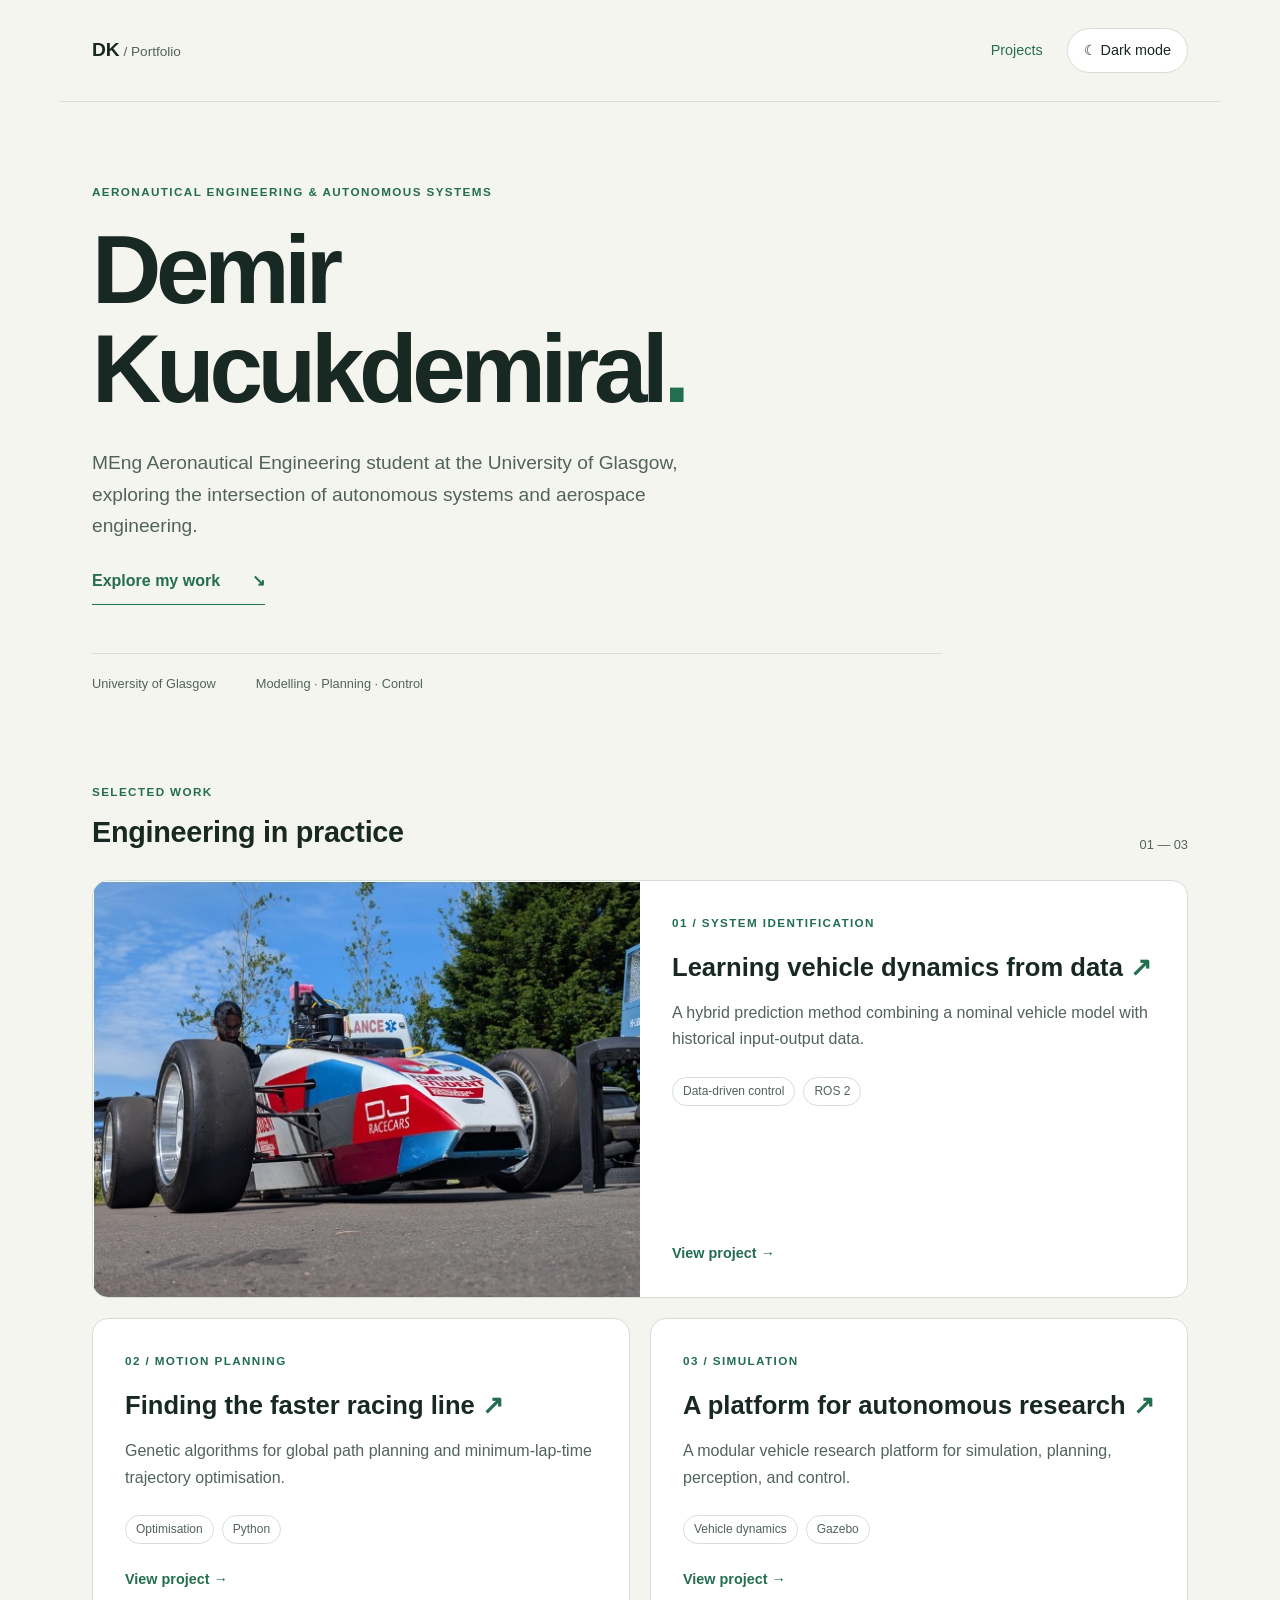
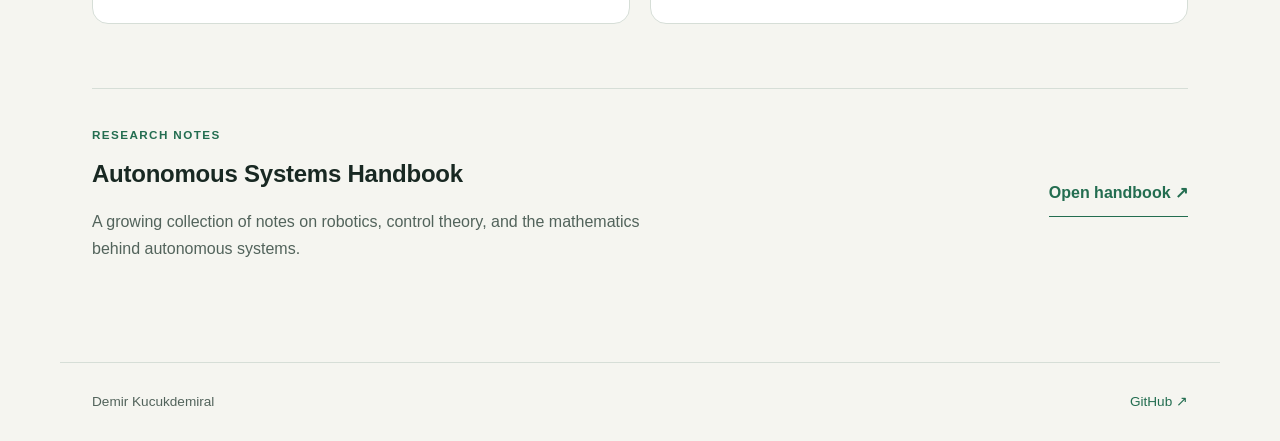
<file: index.html>
<!DOCTYPE html>
<html lang="en"><head><meta charset="UTF-8"><meta name="viewport" content="width=device-width, initial-scale=1.0"><meta name="description" content="Demir Kucukdemiral — aeronautical engineering, autonomous systems, and vehicle research."><title>Demir Kucukdemiral | Engineering Portfolio</title><script src="theme.js"></script><link rel="stylesheet" href="style.css"></head><body><a class="skip-link" href="#main">Skip to content</a>
<header class="site-header"><a class="wordmark" href="index.html">DK<span> / Portfolio</span></a><nav aria-label="Main navigation"><a href="index.html#projects">Projects</a><button class="theme-toggle" type="button">Switch theme</button></nav></header>
<main id="main" class="home"><section class="intro"><p class="eyebrow">Aeronautical engineering & autonomous systems</p><h1>Demir<br>Kucukdemiral<span class="accent">.</span></h1><p class="intro-copy">MEng Aeronautical Engineering student at the University of Glasgow, exploring the intersection of autonomous systems and aerospace engineering.</p><a class="primary-link" href="#projects">Explore my work <span aria-hidden="true">↘</span></a><div class="intro-meta"><span>University of Glasgow</span><span>Modelling · Planning · Control</span></div></section>
<section id="projects" aria-labelledby="projects-title"><div class="section-heading"><div><p class="eyebrow">Selected work</p><h2 id="projects-title">Engineering in practice</h2></div><span class="section-count">01 — 03</span></div><div class="project-grid">
<a class="project-card featured" href="projects/autonomous-car/"><div class="card-image"><img src="projects/autonomous-car/assets/Picture_1.jpg" alt="Autonomous test vehicle with sensor rig"></div><div class="card-body"><p class="eyebrow">01 / System identification</p><h3>Learning vehicle dynamics from data <span aria-hidden="true">↗</span></h3><p>A hybrid prediction method combining a nominal vehicle model with historical input-output data.</p><div class="card-tags"><span>Data-driven control</span><span>ROS 2</span></div><span class="card-link">View project →</span></div></a>
<a class="project-card" href="projects/ga-path-planning/"><div class="card-body"><p class="eyebrow">02 / Motion planning</p><h3>Finding the faster racing line <span aria-hidden="true">↗</span></h3><p>Genetic algorithms for global path planning and minimum-lap-time trajectory optimisation.</p><div class="card-tags"><span>Optimisation</span><span>Python</span></div><span class="card-link">View project →</span></div></a>
<a class="project-card" href="projects/autonomous-vehicle-research-platform/"><div class="card-body"><p class="eyebrow">03 / Simulation</p><h3>A platform for autonomous research <span aria-hidden="true">↗</span></h3><p>A modular vehicle research platform for simulation, planning, perception, and control.</p><div class="card-tags"><span>Vehicle dynamics</span><span>Gazebo</span></div><span class="card-link">View project →</span></div></a>
</div></section><section class="notebook"><div><p class="eyebrow">Research notes</p><h2>Autonomous Systems Handbook</h2><p>A growing collection of notes on robotics, control theory, and the mathematics behind autonomous systems.</p></div><a class="primary-link" href="/Autonomous_Library/">Open handbook ↗</a></section></main><footer class="site-footer"><span>Demir Kucukdemiral</span><a href="https://github.com/DemirKucukdemiral">GitHub ↗</a></footer></body></html>
</file>
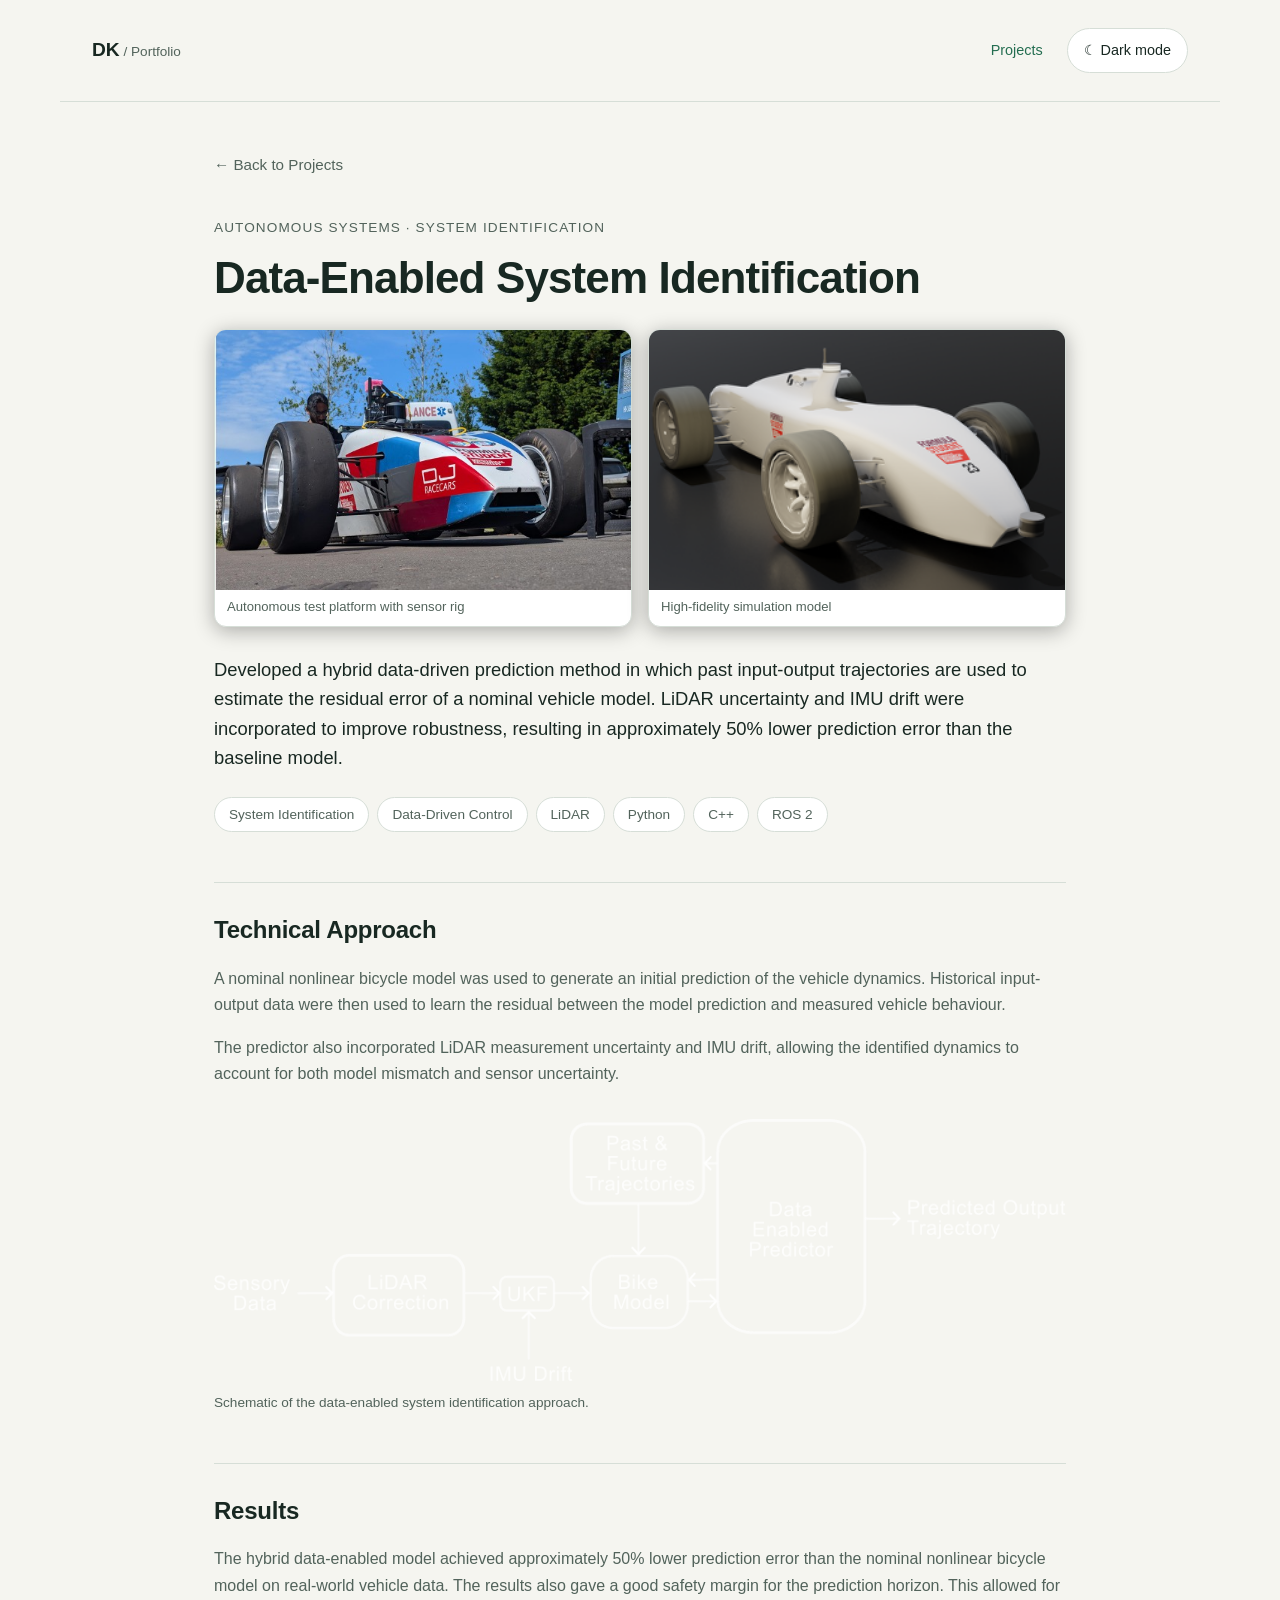
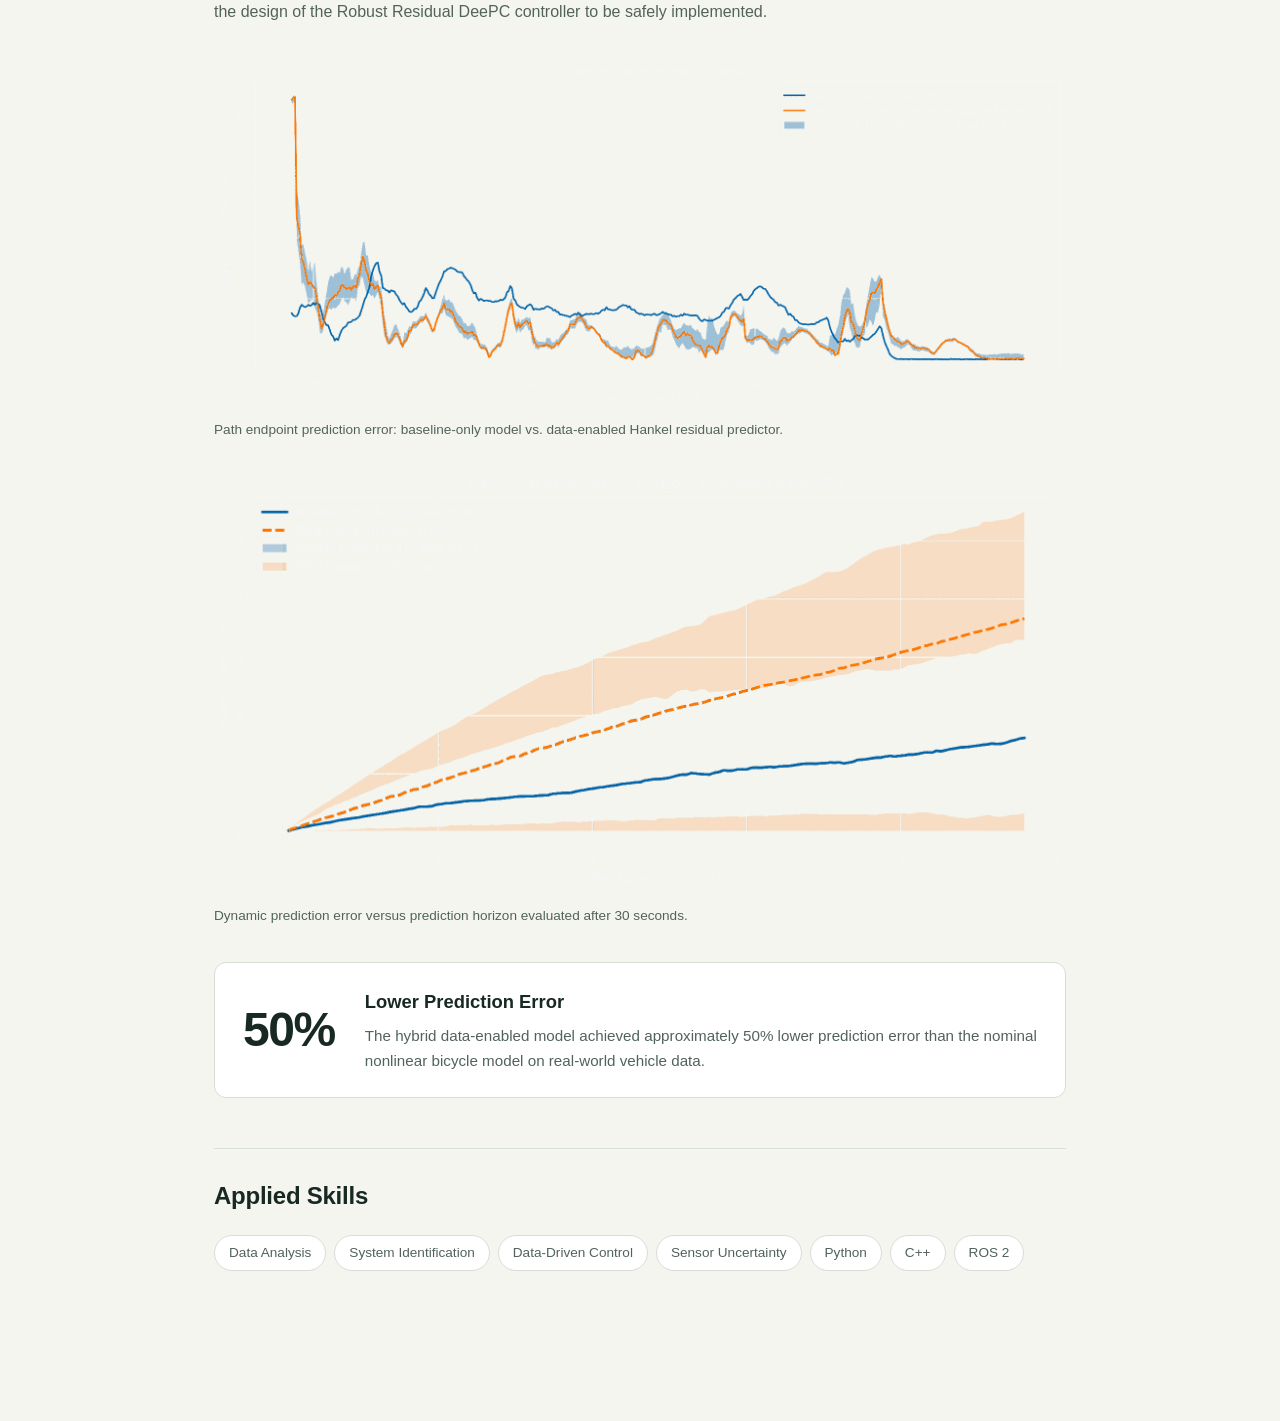
<file: projects/autonomous-car/index.html>
<!DOCTYPE html>
<html lang="en">

<head>
    <meta charset="UTF-8">
    <meta name="viewport" content="width=device-width, initial-scale=1.0">

    <title>Data-Enabled System Identification | Demir Küçükdemiral</title>

    <script src="../../theme.js"></script>
    <link rel="stylesheet" href="../../style.css">
</head>

<body><a class="skip-link" href="#main">Skip to content</a>
<header class="site-header"><a class="wordmark" href="../../index.html">DK<span> / Portfolio</span></a><nav aria-label="Main navigation"><a href="../../index.html#projects">Projects</a><button class="theme-toggle" type="button">Switch theme</button></nav></header>

    <main id="main" class="project-page">

        <a class="back-link" href="../../index.html">← Back to Projects</a>

        <!-- HERO -->
        <header class="project-hero">

            <p class="project-category">
                Autonomous Systems · System Identification
            </p>

            <h1>Data-Enabled System Identification</h1>

            <div class="hero-media-grid">
                <figure class="hero-media-card">
                    <img
                        src="assets/Picture_1.jpg"
                        alt="Autonomous test vehicle with LiDAR sensor rig"
                    >
                    <figcaption>Autonomous test platform with sensor rig</figcaption>
                </figure>

                <figure class="hero-media-card">
                    <img
                        src="assets/Picture_2.png"
                        alt="High-fidelity vehicle simulation model"
                    >
                    <figcaption>High-fidelity simulation model</figcaption>
                </figure>
            </div>

            <p class="project-summary">
                Developed a hybrid data-driven prediction method in which past
                input-output trajectories are used to estimate the residual error
                of a nominal vehicle model. LiDAR uncertainty and IMU drift were
                incorporated to improve robustness, resulting in approximately
                50% lower prediction error than the baseline model.
            </p>

            <div class="project-tags">
                <span>System Identification</span>
                <span>Data-Driven Control</span>
                <span>LiDAR</span>
                <span>Python</span>
                <span>C++</span>
                <span>ROS 2</span>
            </div>

        </header>


        <!-- TECHNICAL APPROACH -->
        <section class="project-section">

            <h2>Technical Approach</h2>

            <p>
                A nominal nonlinear bicycle model was used to generate an initial
                prediction of the vehicle dynamics. Historical input-output data
                were then used to learn the residual between the model prediction
                and measured vehicle behaviour.
            </p>

            <p>
                The predictor also incorporated LiDAR measurement uncertainty and
                IMU drift, allowing the identified dynamics to account for both
                model mismatch and sensor uncertainty.
            </p>
            
            <figure class="project-figure">
                <img
                    src="assets/bitmap.png"
                    alt="Schematic of the data-enabled system identification approach"
                >

                <figcaption>
                    Schematic of the data-enabled system identification approach.
                </figcaption>
            </figure>
        </section>


        <!-- RESULTS -->
        <section class="project-section">

            <h2>Results</h2>
            <p>
            The hybrid data-enabled model achieved approximately 50% lower prediction error than the nominal nonlinear bicycle model on real-world vehicle data.
            The results also gave a good safety margin for the prediction horizon. This allowed for the design of the Robust Residual DeePC controller to be safely 
            implemented.
            </p> 

            <figure class="project-graph">
                <div class="graph-card">
                    <img
                        src="assets/Prediction.png"
                        alt="Path endpoint prediction error over time"
                    >
                </div>
                <figcaption>
                    Path endpoint prediction error: baseline-only model vs. data-enabled Hankel residual predictor.
                </figcaption>
            </figure>

            <figure class="project-graph">
                <div class="graph-card">
                    <img
                        src="assets/Comparison.png"
                        alt="Dynamic prediction error versus prediction horizon evaluated after 30 s"
                    >
                </div>
                <figcaption>
                    Dynamic prediction error versus prediction horizon evaluated after 30 seconds.
                </figcaption>
            </figure>

            <div class="result-highlight">
                <span class="result-number">50%</span>

                <div>
                    <h3>Lower Prediction Error</h3>
                    <p>
                        The hybrid data-enabled model achieved approximately
                        50% lower prediction error than the nominal nonlinear
                        bicycle model on real-world vehicle data.
                    </p>
                </div>
            </div>

        </section>


        <!-- SKILLS -->
        <section class="project-section">

            <h2>Applied Skills</h2>

            <div class="skills-grid">
                <span>Data Analysis</span>
                <span>System Identification</span>
                <span>Data-Driven Control</span>
                <span>Sensor Uncertainty</span>
                <span>Python</span>
                <span>C++</span>
                <span>ROS 2</span>
            </div>

        </section>

    </main>

</body>

</html>
</file>
<file: style.css>
:root {color-scheme:light;--bg:#f5f5f0;--surface:#fff;--text:#182822;--muted:#52635b;--accent:#236d50;--border:#d6ded7;}
:root[data-theme="dark"] {color-scheme:dark;--bg:#090b0e;--surface:#12161c;--text:#edf4fc;--muted:#a6b3c3;--accent:#9cd9ff;--border:#29333f;}
*, *::before, *::after {
    box-sizing: border-box;
}

body {
    background: var(--bg);
    color: var(--text);
    font-family: -apple-system, BlinkMacSystemFont, "Segoe UI", Roboto, Helvetica, Arial, sans-serif;
    margin: 0;
    line-height: 1.6;
    -webkit-font-smoothing: antialiased;
}

/* Base containers: uniform width across all pages */
main {
    max-width: 760px;
    margin: 0 auto;
    padding: 80px 24px 100px;
}

.project-page {
    max-width: 760px;
    margin: 0 auto;
    padding: 50px 24px 100px;
}

/* Headings */
h1 {
    font-size: clamp(2rem, 4vw, 2.75rem);
    font-weight: 700;
    line-height: 1.2;
    letter-spacing: -0.02em;
    margin: 0 0 16px;
    color: var(--text);
}

h2 {
    font-size: 1.5rem;
    font-weight: 600;
    color: var(--text);
    margin: 0 0 16px;
    letter-spacing: -0.01em;
}

h3 {
    font-size: 1.15rem;
    font-weight: 600;
    margin: 0 0 8px;
    color: var(--text);
}

/* Text */
p {
    margin: 0 0 16px;
    line-height: 1.65;
    color: var(--muted);
    font-size: 1rem;
}

p:last-child {
    margin-bottom: 0;
}

a {
    color: var(--accent);
    text-decoration: none;
    transition: color 0.2s ease;
}

a:hover {
    color: var(--text);
    text-decoration: underline;
}

/* Back button */
.back-link {
    display: inline-block;
    margin-bottom: 40px;
    color: var(--muted);
    text-decoration: none;
    font-size: 0.95rem;
    transition: color 0.2s ease;
}

.back-link:hover {
    color: var(--text);
    text-decoration: none;
}

/* Hero */
.project-hero {
    margin-bottom: 50px;
}

.project-category {
    margin-bottom: 12px;
    color: var(--muted);
    font-size: 0.85rem;
    text-transform: uppercase;
    letter-spacing: 0.08em;
    font-weight: 500;
}

.project-hero h1 {
    margin-bottom: 20px;
}

/* Hero Media Grid */
.hero-media-grid {
    display: grid;
    grid-template-columns: 1fr 1fr;
    gap: 16px;
    margin: 24px 0 28px;
    width: 100%;
}

.hero-media-card {
    margin: 0;
    border-radius: 12px;
    overflow: hidden;
    background: var(--surface);
    border: 1px solid var(--border);
    box-shadow: 0 4px 20px rgba(0, 0, 0, 0.3);
}

.hero-media-card img {
    width: 100%;
    aspect-ratio: 16 / 10;
    object-fit: cover;
    display: block;
}

.hero-media-card figcaption {
    padding: 8px 12px 10px;
    font-size: 0.82rem;
    color: var(--muted);
    line-height: 1.4;
}

.project-summary {
    font-size: 1.15rem;
    line-height: 1.6;
    color: var(--text);
    margin-bottom: 24px;
}

/* Tags & Skills Grid */
.project-tags,
.skills-grid {
    display: flex;
    flex-wrap: wrap;
    gap: 8px;
    margin-top: 20px;
}

.project-tags span,
.skills-grid span {
    padding: 6px 14px;
    border: 1px solid var(--border);
    border-radius: 999px;
    background: var(--surface);
    color: var(--muted);
    font-size: 0.85rem;
}

/* Project Sections */
.project-section {
    margin-bottom: 50px;
}

/* Results Highlight Card */
.result-highlight {
    display: flex;
    align-items: center;
    gap: 30px;
    margin-top: 36px;
    padding: 24px 28px;
    border: 1px solid var(--border);
    border-radius: 12px;
    background: var(--surface);
}

.result-number {
    font-size: 3rem;
    font-weight: 700;
    letter-spacing: -0.03em;
    color: var(--text);
    flex-shrink: 0;
}

.result-highlight h3 {
    margin: 0 0 6px;
    font-size: 1.15rem;
}

.result-highlight p {
    margin: 0;
    color: var(--muted);
    font-size: 0.95rem;
}

/* Figure / Diagram & Graphs */
.project-figure,
.project-graph {
    margin: 32px 0 0;
    width: 100%;
}

.project-figure img {
    width: 100%;
    height: auto;
    display: block;
    border-radius: 10px;
}

.graph-card {
    border-radius: 14px;
    overflow: hidden;
    background: transparent;
    margin: 0;
}

.graph-card img {
    width: 100%;
    height: auto;
    display: block;
    border-radius: 14px;
}

.project-figure figcaption,
.project-graph figcaption {
    margin-top: 12px;
    color: var(--muted);
    font-size: 0.85rem;
    line-height: 1.5;
}

/* Responsive adjustments */
@media (max-width: 700px) {
    main,
    .project-page {
        padding: 40px 20px 70px;
    }

    .back-link {
        margin-bottom: 30px;
    }

    .project-hero {
        margin-bottom: 40px;
    }

    .project-section {
        margin-bottom: 40px;
    }

    .result-highlight {
        flex-direction: column;
        align-items: flex-start;
        gap: 12px;
        padding: 20px;
    }

    .result-number {
        font-size: 2.5rem;
    }

    .hero-media-grid {
        grid-template-columns: 1fr;
        gap: 14px;
    }
}
html {scroll-behavior:smooth;scroll-padding-top:2rem}
a:focus-visible,button:focus-visible {outline:3px solid var(--accent);outline-offset:5px}
.site-header,.site-footer {max-width:1160px;margin:auto;padding:28px 32px;display:flex;align-items:center;justify-content:space-between;gap:20px}
.site-header {border-bottom:1px solid var(--border)}
.wordmark {font-weight:800;font-size:1.2rem;color:var(--text)}
.wordmark span {font-size:.85rem;font-weight:400;color:var(--muted)}
.site-header nav {display:flex;align-items:center;gap:24px;font-size:.9rem}
.theme-toggle {border:1px solid var(--border);border-radius:30px;background:var(--surface);color:var(--text);padding:10px 16px;cursor:pointer;font:inherit;min-height:44px}
.skip-link {position:absolute;top:-100px;left:16px;background:var(--surface);padding:12px;z-index:10}
.skip-link:focus {top:8px}
.home {max-width:1160px;padding:0 32px 64px}
.intro {padding:80px 0 48px;max-width:850px}
.eyebrow {font-size:.73rem;text-transform:uppercase;letter-spacing:.12em;font-weight:650;color:var(--accent);margin-bottom:20px}
.intro h1 {font-size:clamp(2.8rem,7.5vw,6rem);line-height:1.03;letter-spacing:-.055em;margin-bottom:28px}
.accent {color:var(--accent)}
.intro-copy {font-size:1.2rem;max-width:640px}
.primary-link {display:inline-flex;align-items:center;gap:32px;font-weight:600;border-bottom:1px solid var(--accent);padding:10px 0}
.intro-meta {display:flex;flex-wrap:wrap;gap:16px 40px;border-top:1px solid var(--border);margin-top:48px;padding-top:20px;font-size:.8rem;color:var(--muted)}
.section-heading {display:flex;justify-content:space-between;align-items:end;gap:20px;margin:40px 0 24px}
.section-heading .eyebrow {margin-bottom:8px}.section-heading h2 {margin:0;font-size:1.8rem}.section-count {font-size:.8rem;color:var(--muted)}
.project-grid {display:grid;grid-template-columns:1fr 1fr;gap:20px}
.project-card {display:flex;background:var(--surface);border:1px solid var(--border);border-radius:16px;overflow:hidden;color:var(--text)}
.project-card:hover {text-decoration:none;color:var(--text);border-color:var(--accent)}
.featured {grid-column:1/-1;display:grid;grid-template-columns:1fr 1fr}
.card-image {min-height:300px}.card-image img {width:100%;height:100%;object-fit:cover;display:block}
.card-body {padding:32px;display:flex;flex-direction:column;align-items:flex-start}.card-body h3 {font-size:1.6rem;line-height:1.25;margin-bottom:16px}.card-body h3 span {color:var(--accent)}
.card-tags {display:flex;gap:8px;flex-wrap:wrap;margin:8px 0 24px}.card-tags span {font-size:.75rem;padding:4px 10px;border:1px solid var(--border);border-radius:24px;color:var(--muted)}
.card-link {color:var(--accent);font-size:.9rem;font-weight:600;margin-top:auto}
.notebook {display:flex;align-items:center;gap:40px;justify-content:space-between;padding:36px 0;border-top:1px solid var(--border);margin-top:64px}.notebook p {max-width:600px}.notebook .eyebrow {margin-bottom:10px}.notebook a {flex-shrink:0}
.site-footer {border-top:1px solid var(--border);font-size:.85rem;color:var(--muted)}
.project-page {max-width:900px}.project-section {padding-top:28px;border-top:1px solid var(--border)}
@media(max-width:700px){.site-header,.site-footer{padding:20px}.site-header nav{gap:14px}.wordmark span{display:none}.home{padding:0 20px 40px}.intro{padding-top:48px}.intro-copy{font-size:1.05rem}.project-grid,.featured{grid-template-columns:1fr}.featured{grid-column:auto}.card-image{min-height:0;height:240px}.card-body{padding:24px}.notebook{display:block}.notebook a{margin-top:18px}.section-count{display:none}.section-heading h2{font-size:1.5rem}}
@media(prefers-reduced-motion:reduce){html{scroll-behavior:auto}*{transition:none!important}}
</file>
